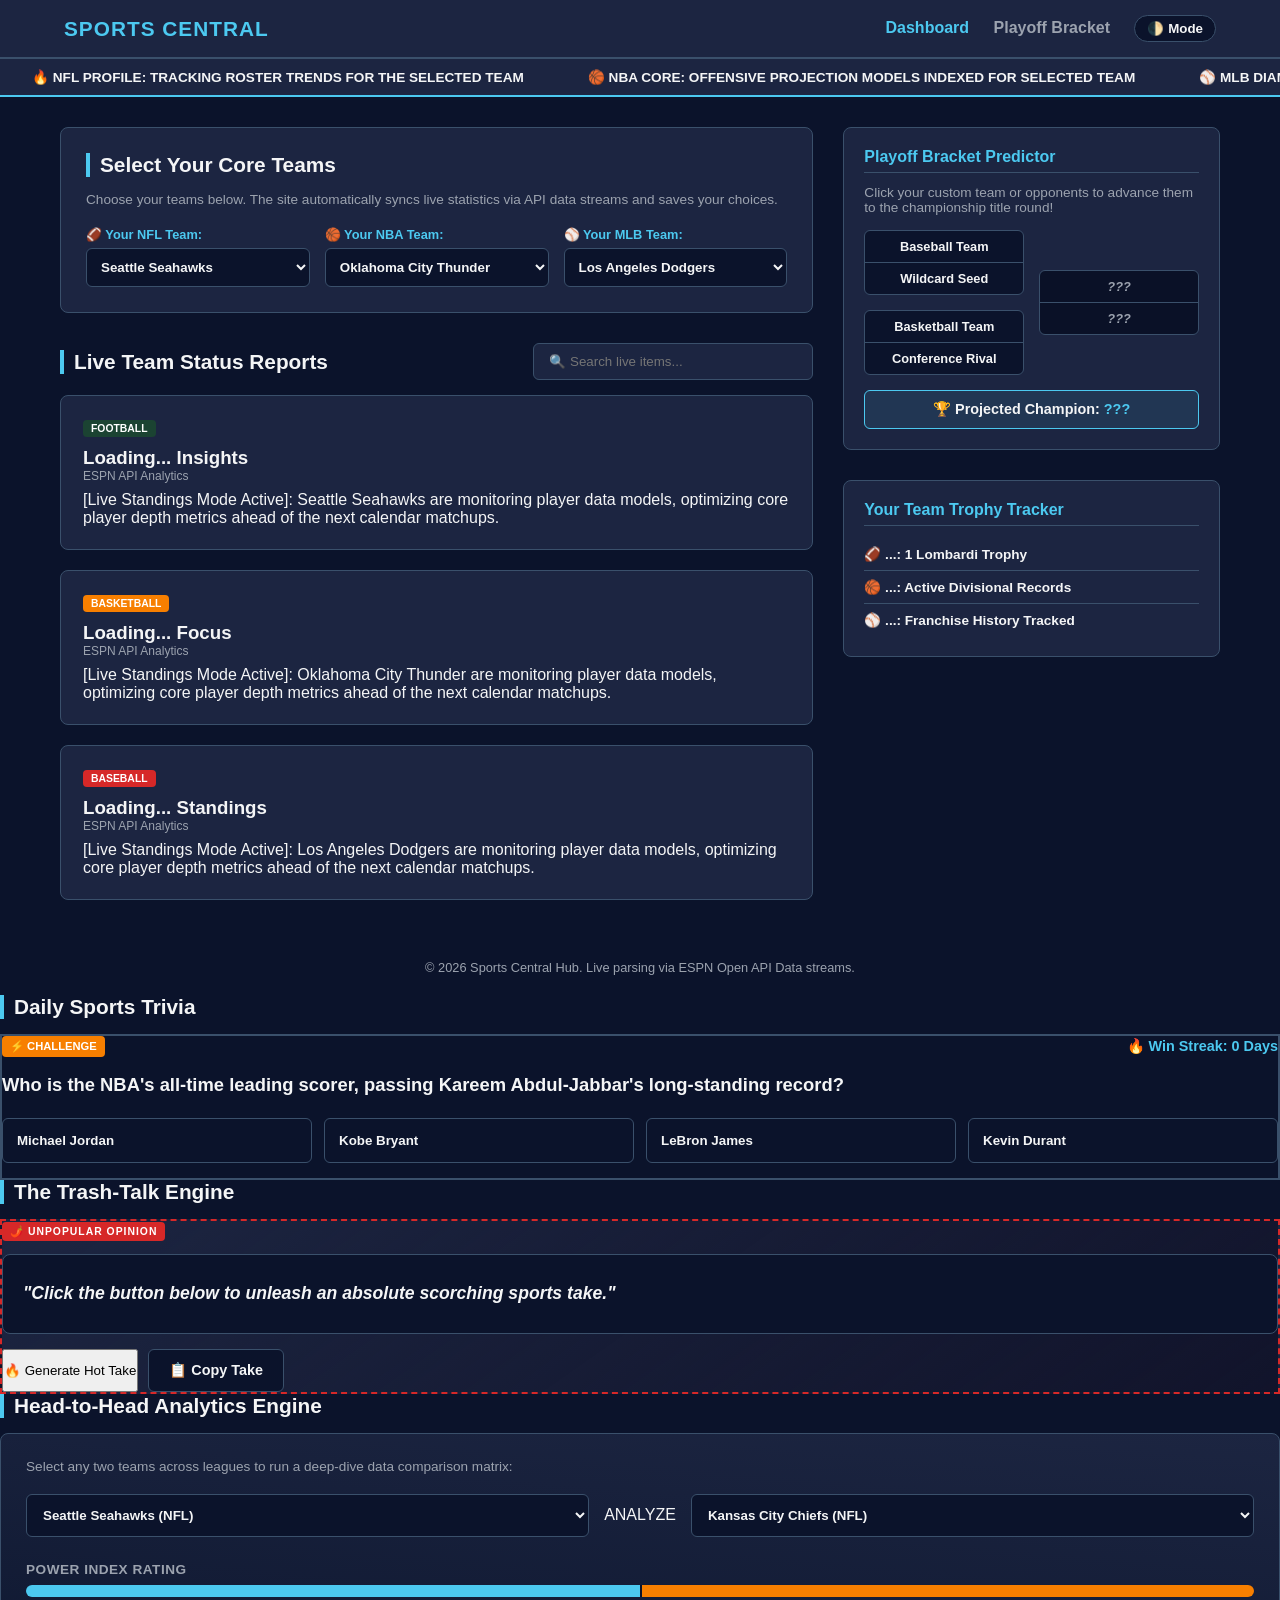
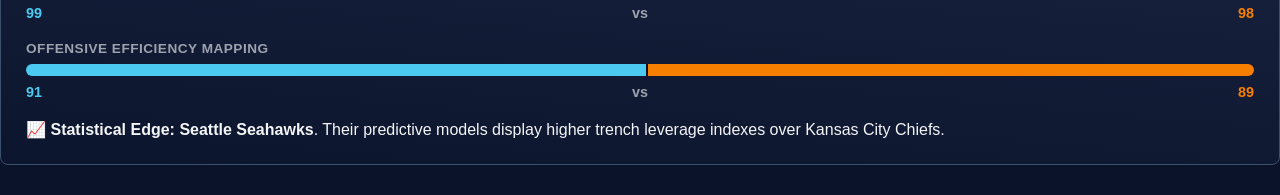
<file: index.html>
<!DOCTYPE html>
<html lang="en" data-theme="dark">
<head>
    <meta charset="UTF-8">
    <meta name="viewport" content="width=device-width, initial-scale=1.0">
    <title>Pro Sports Central | Live API Hub</title>
    <link rel="stylesheet" href="style.css">
</head>
<body>

    <header>
        <div class="logo">SPORTS CENTRAL</div>
        <nav>
            <a href="#" class="active">Dashboard</a>
            <a href="#bracket-section">Playoff Bracket</a>
            <button id="theme-toggle" class="icon-btn" onclick="toggleTheme()">🌓 Mode</button>
        </nav>
    </header>

    <div class="ticker-wrap">
        <div class="ticker" id="live-api-ticker">
            <div class="ticker__item">🔄 Connecting to live sports database servers...</div>
        </div>
    </div>

    <div class="container">
        
        <main class="main-content">
            
            <section class="section-block preference-card">
                <h2 class="section-title">Select Your Core Teams</h2>
                <p class="section-desc">Choose your teams below. The site automatically syncs live statistics via API data streams and saves your choices.</p>
                <meta name="description" content="Your ultimate personalized live sports hub featuring real-time tracking, custom team statistics, and playoff bracket challenges.">     
                <div class="selector-group">
                    <div class="selector-box">
                        <label for="football-select">🏈 Your NFL Team:</label>
                        <select id="football-select" onchange="updateCustomTeams()">
                            <option value="buf">Buffalo Bills</option><option value="mia">Miami Dolphins</option>
                            <option value="ne">New England Patriots</option><option value="nyj">New York Jets</option>
                            <option value="bal">Baltimore Ravens</option><option value="cin">Cincinnati Bengals</option>
                            <option value="cle">Cleveland Browns</option><option value="pit">Pittsburgh Steelers</option>
                            <option value="hou">Houston Texans</option><option value="ind">Indianapolis Colts</option>
                            <option value="jax">Jacksonville Jaguars</option><option value="ten">Tennessee Titans</option>
                            <option value="den">Denver Broncos</option><option value="kc">Kansas City Chiefs</option>
                            <option value="lv">Las Vegas Raiders</option><option value="lac">Los Angeles Chargers</option>
                            <option value="dal">Dallas Cowboys</option><option value="nyg">New York Giants</option>
                            <option value="phi">Philadelphia Eagles</option><option value="wsh">Washington Commanders</option>
                            <option value="chi">Chicago Bears</option><option value="det">Detroit Lions</option>
                            <option value="gb">Green Bay Packers</option><option value="min">Minnesota Vikings</option>
                            <option value="atl">Atlanta Falcons</option><option value="car">Carolina Panthers</option>
                            <option value="no">New Orleans Saints</option><option value="tb">Tampa Bay Buccaneers</option>
                            <option value="ari">Arizona Cardinals</option><option value="lar">Los Angeles Rams</option>
                            <option value="sf">San Francisco 49ers</option><option value="sea" selected>Seattle Seahawks</option>
                        </select>
                    </div>

                    <div class="selector-box">
                        <label for="basketball-select">🏀 Your NBA Team:</label>
                        <select id="basketball-select" onchange="updateCustomTeams()">
                            <option value="bos">Boston Celtics</option><option value="bkn">Brooklyn Nets</option>
                            <option value="ny">New York Knicks</option><option value="phi">Philadelphia 76ers</option>
                            <option value="tor">Toronto Raptors</option><option value="chi">Chicago Bulls</option>
                            <option value="cle">Cleveland Cavaliers</option><option value="det">Detroit Pistons</option>
                            <option value="ind">Indiana Pacers</option><option value="mil">Milwaukee Bucks</option>
                            <option value="atl">Atlanta Hawks</option><option value="cha">Charlotte Hornets</option>
                            <option value="mia">Miami Heat</option><option value="orl">Orlando Magic</option>
                            <option value="was">Washington Wizards</option><option value="den">Denver Nuggets</option>
                            <option value="min">Minnesota Timberwolves</option><option value="okc" selected>Oklahoma City Thunder</option>
                            <option value="por">Portland Trail Blazers</option><option value="utah">Utah Jazz</option>
                            <option value="gs">Golden State Warriors</option><option value="lac">Los Angeles Clippers</option>
                            <option value="lal">Los Angeles Lakers</option><option value="phx">Phoenix Suns</option>
                            <option value="sac">Sacramento Kings</option><option value="dal">Dallas Mavericks</option>
                            <option value="hou">Houston Rockets</option><option value="mem">Memphis Grizzlies</option>
                            <option value="no">New Orleans Pelicans</option><option value="sa">San Antonio Spurs</option>
                        </select>
                    </div>

                    <div class="selector-box">
                        <label for="baseball-select">⚾ Your MLB Team:</label>
                        <select id="baseball-select" onchange="updateCustomTeams()">
                            <option value="bal">Baltimore Orioles</option><option value="bos">Boston Red Sox</option>
                            <option value="nyy">New York Yankees</option><option value="tb">Tampa Bay Rays</option>
                            <option value="tor">Toronto Blue Jays</option><option value="chw">Chicago White Sox</option>
                            <option value="cle">Cleveland Guardians</option><option value="det">Detroit Tigers</option>
                            <option value="kc">Kansas City Royals</option><option value="min">Minnesota Twins</option>
                            <option value="hou">Houston Astros</option><option value="laa">Los Angeles Angels</option>
                            <option value="oak">Oakland Athletics</option><option value="sea">Seattle Mariners</option>
                            <option value="tex">Texas Rangers</option><option value="atl">Atlanta Braves</option>
                            <option value="mia">Miami Marlins</option><option value="nym">New York Mets</option>
                            <option value="phi">Philadelphia Phillies</option><option value="wsh">Washington Nationals</option>
                            <option value="chc">Chicago Cubs</option><option value="cin">Cincinnati Reds</option>
                            <option value="mil">Milwaukee Brewers</option><option value="pit">Pittsburgh Pirates</option>
                            <option value="stl">St Louis Cardinals</option><option value="ari">Arizona Diamondbacks</option>
                            <option value="col">Colorado Rockies</option><option value="lad" selected>Los Angeles Dodgers</option>
                            <option value="sd">San Diego Padres</option><option value="sf">San Francisco Giants</option>
                        </select>
                    </div>
                </div>
            </section>

            <section class="section-block">
                <div class="search-header-container">
                    <h2 class="section-title">Live Team Status Reports</h2>
                    <input type="text" id="news-search" placeholder="🔍 Search live items..." onkeyup="filterNewsSearch()">
                </div>
                
                <div class="headlines-grid" id="news-grid-container">
                    <div class="sport-card news-item" data-sport="football">
                        <div class="sport-badge fb-badge">FOOTBALL</div>
                        <h3><span class="lbl-fb-name">Loading...</span> Insights</h3>
                        <p class="meta">ESPN API Analytics</p>
                        <p id="fb-api-desc">Fetching latest roster strategy and team metric data...</p>
                    </div>

                    <div class="sport-card news-item" data-sport="basketball">
                        <div class="sport-badge bb-badge">BASKETBALL</div>
                        <h3><span class="lbl-bb-name">Loading...</span> Focus</h3>
                        <p class="meta">ESPN API Analytics</p>
                        <p id="bb-api-desc">Fetching perimeter efficiency metrics and game index updates...</p>
                    </div>

                    <div class="sport-card news-item" data-sport="baseball">
                        <div class="sport-badge bs-badge">BASEBALL</div>
                        <h3><span class="lbl-bs-name">Loading...</span> Standings</h3>
                        <p class="meta">ESPN API Analytics</p>
                        <p id="bs-api-desc">Calculating pitch counts and division table layouts...</p>
                    </div>
                </div>
            </section>

        </main>

        <aside class="sidebar">
            
            <div class="widget" id="bracket-section">
                <h3>Playoff Bracket Predictor</h3>
                <p class="section-desc" style="margin-bottom:15px;">Click your custom team or opponents to advance them to the championship title round!</p>
                <div class="bracket-wrapper">
                    <div class="bracket-round">
                        <div class="bracket-matchup">
                            <div class="bracket-team lbl-bs-name" id="semi1-t1" onclick="advanceTeam('semi1-t1', 'finals-t1')">Baseball Team</div>
                            <div class="bracket-team" id="semi1-t2" onclick="advanceTeam('semi1-t2', 'finals-t1')">Wildcard Seed</div>
                        </div>
                        <div class="bracket-matchup">
                            <div class="bracket-team lbl-bb-name" id="semi2-t1" onclick="advanceTeam('semi2-t1', 'finals-t2')">Basketball Team</div>
                            <div class="bracket-team" id="semi2-t2" onclick="advanceTeam('semi2-t2', 'finals-t2')">Conference Rival</div>
                        </div>
                    </div>
                    <div class="bracket-round finals-round">
                        <div class="bracket-matchup championship-box">
                            <div class="bracket-team placeholder-team" id="finals-t1" onclick="advanceTeam('finals-t1', 'champion-display')">???</div>
                            <div class="bracket-team placeholder-team" id="finals-t2" onclick="advanceTeam('finals-t2', 'champion-display')">???</div>
                        </div>
                    </div>
                </div>
                <div class="bracket-winner-banner">
                    🏆 Projected Champion: <span id="champion-display">???</span>
                </div>
            </div>

            <div class="widget">
                <h3>Your Team Trophy Tracker</h3>
                <ul class="calendar-timeline">
                    <li>🏈 <span class="lbl-fb-name">...</span>: 1 Lombardi Trophy</li>
                    <li>🏀 <span class="lbl-bb-name">...</span>: Active Divisional Records</li>
                    <li>⚾ <span class="lbl-bs-name">...</span>: Franchise History Tracked</li>
                </ul>
            </div>
        </aside>

    </div>

    <footer>
        <p>&copy; 2026 Sports Central Hub. Live parsing via ESPN Open API Data streams.</p>
    </footer>

    <script src="script.js"></script>
</body>
</html>
<meta name="description" content="Your ultimate personalized live sports hub featuring real-time tracking, custom team statistics, and playoff bracket challenges.">
<meta property="og:title" content="Sports Central | Live Interactive Hub">
<meta property="og:description" content="Sync your favorite NFL, NBA, and MLB teams with live API data streams.">
<meta property="og:type" content="website">
<section id="trivia-game" class="section-block">
    <h2 class="section-title">Daily Sports Trivia</h2>
    <div class="game-card-box trivia-container">
        <div class="trivia-header">
            <span class="trivia-badge">⚡ CHALLENGE</span>
            <div class="streak-counter">🔥 Win Streak: <span id="trivia-streak">0</span> Days</div>
        </div>
        
        <h3 id="trivia-question" class="trivia-q-text">Loading today's sports brain-buster...</h3>
        
        <div class="trivia-options-grid">
            <button class="trivia-btn" id="opt-0" onclick="submitTriviaAnswer(0)"></button>
            <button class="trivia-btn" id="opt-1" onclick="submitTriviaAnswer(1)"></button>
            <button class="trivia-btn" id="opt-2" onclick="submitTriviaAnswer(2)"></button>
            <button class="trivia-btn" id="opt-3" onclick="submitTriviaAnswer(3)"></button>
        </div>
        
        <div id="trivia-feedback" class="prediction-output" style="display: none;"></div>
    </div>
</section>
<section id="hottake-generator" class="section-block">
    <h2 class="section-title">The Trash-Talk Engine</h2>
    <div class="game-card-box hottake-container">
        <div class="hottake-header">
            <span class="hottake-badge">🌶️ UNPOPULAR OPINION</span>
        </div>
        
        <div class="hottake-bubble">
            <p id="hottake-text">"Click the button below to unleash an absolute scorching sports take."</p>
        </div>
        
        <div class="hottake-actions">
            <button class="hottake-trigger-btn" onclick="generateHotTake()">🔥 Generate Hot Take</button>
            <button class="icon-btn copy-btn" onclick="copyHotTake()">📋 Copy Take</button>
        </div>
        
        <div id="copy-toast" class="copy-alert" style="display: none;">Copied to clipboard! Go destroy the group chat.</div>
    </div>
</section>
<section id="analytics-compare" class="section-block">
    <h2 class="section-title">Head-to-Head Analytics Engine</h2>
    <div class="preference-card comparison-container">
        <p class="section-desc" style="margin-bottom: 20px;">Select any two teams across leagues to run a deep-dive data comparison matrix:</p>
        
        <div class="compare-selectors">
            <select id="compare-team-1" onchange="runTeamComparison()">
                <option value="sea" selected>Seattle Seahawks (NFL)</option>
                <option value="kc">Kansas City Chiefs (NFL)</option>
                <option value="okc">Oklahoma City Thunder (NBA)</option>
                <option value="bos">Boston Celtics (NBA)</option>
                <option value="lad">Los Angeles Dodgers (MLB)</option>
                <option value="nyy">New York Yankees (MLB)</option>
            </select>
            <span class="vs-text">ANALYZE</span>
            <select id="compare-team-2" onchange="runTeamComparison()">
                <option value="sea">Seattle Seahawks (NFL)</option>
                <option value="kc" selected>Kansas City Chiefs (NFL)</option>
                <option value="okc">Oklahoma City Thunder (NBA)</option>
                <option value="bos">Boston Celtics (NBA)</option>
                <option value="lad">Los Angeles Dodgers (MLB)</option>
                <option value="nyy">New York Yankees (MLB)</option>
            </select>
        </div>

        <div class="matrix-display">
            <div class="matrix-row">
                <div class="matrix-label">Power Index Rating</div>
                <div class="progress-track">
                    <div id="bar-power-1" class="progress-fill fill-team1" style="width: 50%"></div>
                    <div id="bar-power-2" class="progress-fill fill-team2" style="width: 50%"></div>
                </div>
                <div class="matrix-scores">
                    <span id="score-power-1" class="t1-txt">50</span> vs <span id="score-power-2" class="t2-txt">50</span>
                </div>
            </div>

            <div class="matrix-row">
                <div class="matrix-label">Offensive Efficiency Mapping</div>
                <div class="progress-track">
                    <div id="bar-offense-1" class="progress-fill fill-team1" style="width: 50%"></div>
                    <div id="bar-offense-2" class="progress-fill fill-team2" style="width: 50%"></div>
                </div>
                <div class="matrix-scores">
                    <span id="score-offense-1" class="t1-txt">50</span> vs <span id="score-offense-2" class="t2-txt">50</span>
                </div>
            </div>
        </div>

        <div id="analytics-verdict" class="prediction-output">Awaiting data computation matrix...</div>
    </div>
</section>
</file>
<file: style.css>
:root {
    --bg-color: #0b132b;
    --card-bg: #1c2541;
    --border-color: #3a506b;
    --text-color: #f4f5f6;
    --text-muted: #9ca3af;
    --accent-color: #4cc9f0;
}

[data-theme="light"] {
    --bg-color: #f0f2f5;
    --card-bg: #ffffff;
    --border-color: #d1d5db;
    --text-color: #1f2937;
    --text-muted: #6b7280;
    --accent-color: #005a9c;
}

* { margin: 0; padding: 0; box-sizing: border-box; font-family: -apple-system, BlinkMacSystemFont, sans-serif; }
body { background-color: var(--bg-color); color: var(--text-color); transition: background-color 0.2s; padding-bottom: 30px; }

header { background-color: var(--card-bg); display: flex; justify-content: space-between; align-items: center; padding: 15px 5%; border-bottom: 2px solid var(--border-color); position: sticky; top: 0; z-index: 100; }
.logo { font-size: 1.3rem; font-weight: 800; color: var(--accent-color); letter-spacing: 1px; }
nav a { color: var(--text-muted); text-decoration: none; margin-right: 20px; font-weight: 600; }
nav a:hover, nav a.active { color: var(--accent-color); }
.icon-btn { background: var(--bg-color); color: var(--text-color); border: 1px solid var(--border-color); padding: 5px 12px; border-radius: 20px; cursor: pointer; font-weight: 600; }

/* Marquee API Stream Banner Ticker */
.ticker-wrap { background: var(--card-bg); overflow: hidden; padding: 10px 0; border-bottom: 2px solid var(--accent-color); }
.ticker { display: flex; white-space: nowrap; }
.ticker__item { padding: 0 2rem; font-size: 0.85rem; font-weight: 600; text-transform: uppercase; }

/* Structural Grid Panels */
.container { max-width: 1200px; margin: 30px auto; padding: 0 20px; display: grid; grid-template-columns: 2fr 1fr; gap: 30px; }
.main-content, .sidebar { display: flex; flex-direction: column; gap: 30px; }
.section-block { display: flex; flex-direction: column; gap: 15px; }
.section-title { font-size: 1.3rem; border-left: 4px solid var(--accent-color); padding-left: 10px; }
.section-desc { font-size: 0.85rem; color: var(--text-muted); }

/* All dropdown box selection components */
.preference-card { background: var(--card-bg); border: 1px solid var(--border-color); padding: 25px; border-radius: 8px; }
.selector-group { display: flex; gap: 15px; flex-wrap: wrap; margin-top: 5px; }
.selector-box { display: flex; flex-direction: column; gap: 6px; flex: 1; min-width: 200px; }
.selector-box label { font-size: 0.8rem; font-weight: 700; color: var(--accent-color); }
.selector-box select { background: var(--bg-color); color: var(--text-color); border: 1px solid var(--border-color); padding: 10px; border-radius: 6px; font-weight: 600; outline: none; cursor: pointer; }

/* Live Input Search Layout filters */
.search-header-container { display: flex; justify-content: space-between; align-items: center; gap: 15px; flex-wrap: wrap; }
#news-search { background: var(--card-bg); color: var(--text-color); border: 1px solid var(--border-color); padding: 10px 15px; border-radius: 6px; width: 280px; outline: none; }
#news-search:focus { border-color: var(--accent-color); }

/* News Layout Output Cards grid system */
.headlines-grid { display: grid; grid-template-columns: 1fr; gap: 20px; }
.sport-card { background: var(--card-bg); border: 1px solid var(--border-color); padding: 22px; border-radius: 8px; }
.sport-badge { display: inline-block; font-size: 0.65rem; font-weight: 800; padding: 3px 8px; border-radius: 4px; margin-bottom: 10px; color: #fff; }
.fb-badge { background-color: #1b4332; }
.bb-badge { background-color: #f77f00; }
.bs-badge { background-color: #d62828; }
.meta { font-size: 0.75rem; color: var(--text-muted); margin-bottom: 8px; }

/* Bracket challenge structural layouts */
.bracket-wrapper { display: flex; gap: 15px; margin-top: 10px; }
.bracket-round { display: flex; flex-direction: column; justify-content: space-around; gap: 15px; flex: 1; }
.bracket-matchup { background: var(--bg-color); border: 1px solid var(--border-color); border-radius: 6px; overflow: hidden; display: flex; flex-direction: column; }
.bracket-team { padding: 8px; font-size: 0.8rem; font-weight: 700; cursor: pointer; text-align: center; border-bottom: 1px solid var(--border-color); transition: background 0.2s; }
.bracket-team:last-child { border-bottom: none; }
.bracket-team:hover { background: var(--accent-color); color: #0b132b; }
.placeholder-team { color: var(--text-muted); background: rgba(0,0,0,0.1); font-style: italic; }
.bracket-winner-banner { margin-top: 15px; background: rgba(76, 201, 240, 0.1); border: 1px solid var(--accent-color); text-align: center; padding: 10px; border-radius: 6px; font-weight: 700; font-size: 0.9rem; }
#champion-display { color: var(--accent-color); }

/* Sidebar components layout configuration */
.widget { background: var(--card-bg); padding: 20px; border-radius: 8px; border: 1px solid var(--border-color); }
.widget h3 { font-size: 1rem; margin-bottom: 12px; color: var(--accent-color); border-bottom: 1px solid var(--border-color); padding-bottom: 6px; }
.calendar-timeline { list-style: none; }
.calendar-timeline li { padding: 8px 0; border-bottom: 1px solid var(--border-color); font-size: 0.85rem; font-weight: 600; }
.calendar-timeline li:last-child { border-bottom: none; }

footer { text-align: center; padding: 20px; margin-top: 40px; font-size: 0.8rem; color: var(--text-muted); }

@media (max-width: 768px) { .container { grid-template-columns: 1fr; } .bracket-wrapper { flex-direction: column; } }
/* Skeleton Loader Animation Effects */
.skeleton-pulse {
    background: linear-gradient(90deg, var(--card-bg) 25%, var(--border-color) 50%, var(--card-bg) 75%);
    background-size: 200% 100%;
    animation: loading-pulse 1.5s infinite linear;
    color: transparent !important;
    border-radius: 4px;
}

@keyframes loading-pulse {
    0% { background-position: 200% 0; }
    100% { background-position: -200% 0; }
}

/* Global focus states for better accessibility */
select:focus, input:focus {
    outline: 2px solid var(--accent-color);
}
/* Daily Trivia Layout Upgrades */
.trivia-container {
    border: 2px solid var(--border-color);
    position: relative;
}
.trivia-header {
    display: flex;
    justify-content: space-between;
    align-items: center;
    margin-bottom: 15px;
}
.trivia-badge {
    background: #f77f00;
    color: #fff;
    font-size: 0.7rem;
    font-weight: 800;
    padding: 4px 8px;
    border-radius: 4px;
}
.streak-counter {
    font-size: 0.9rem;
    font-weight: 700;
    color: var(--accent-color);
}
.trivia-q-text {
    margin-bottom: 20px;
    font-size: 1.15rem;
    line-height: 1.4;
}
.trivia-options-grid {
    display: grid;
    grid-template-columns: repeat(auto-fit, minmax(200px, 1fr));
    gap: 12px;
    margin-bottom: 15px;
}
.trivia-btn {
    background: var(--bg-color);
    color: var(--text-color);
    border: 1px solid var(--border-color);
    padding: 14px;
    border-radius: 6px;
    font-weight: 600;
    cursor: pointer;
    text-align: left;
    transition: all 0.2s ease;
}
.trivia-btn:hover {
    border-color: var(--accent-color);
    background: rgba(76, 201, 240, 0.05);
    transform: translateY(-1px);
}
/* Answer Feedback Interactivity States */
.trivia-correct {
    background: #1b4332 !important;
    border-color: #40916c !important;
    color: #fff !important;
}
.trivia-wrong {
    background: #5c1313 !important;
    border-color: #d62828 !important;
    color: #fff !important;
}
/* Hot Take Generator Layout Styles */
.hottake-container {
    border: 2px dashed #d62828;
    background: linear-gradient(145deg, var(--card-bg), rgba(214, 40, 40, 0.03));
}
.hottake-badge {
    background: #d62828;
    color: #fff;
    font-size: 0.65rem;
    font-weight: 800;
    padding: 4px 8px;
    border-radius: 4px;
    letter-spacing: 1px;
}
.hottake-bubble {
    background: var(--bg-color);
    border: 1px solid var(--border-color);
    padding: 20px;
    border-radius: 8px;
    margin: 15px 0;
    position: relative;
    min-height: 80px;
    display: flex;
    align-items: center;
}
#hottake-text {
    font-size: 1.1rem;
    font-weight: 700;
    font-style: italic;
    line-height: 1.4;
    color: var(--text-color);
}
.hottake-actions {
    display: flex;
    gap: 10px;
}
.copy-btn {
    padding: 12px 20px;
    border-radius: 6px;
    font-size: 0.9rem;
    white-space: nowrap;
}
.copy-alert {
    margin-top: 10px;
    font-size: 0.8rem;
    color: #40916c;
    font-weight: 700;
    text-align: center;
}
/* Comparison Engine Dashboard Layouts */
.comparison-container {
    background: linear-gradient(185deg, var(--card-bg), rgba(76, 201, 240, 0.01));
    border: 1px solid var(--border-color);
}
.compare-selectors {
    display: flex;
    align-items: center;
    gap: 15px;
    margin-bottom: 25px;
}
.compare-selectors select {
    flex: 1;
    background: var(--bg-color);
    color: var(--text-color);
    border: 1px solid var(--border-color);
    padding: 12px;
    border-radius: 6px;
    font-weight: 700;
}
.matrix-display {
    display: flex;
    flex-direction: column;
    gap: 20px;
    margin-bottom: 20px;
}
.matrix-row {
    display: flex;
    flex-direction: column;
    gap: 8px;
}
.matrix-label {
    font-size: 0.85rem;
    font-weight: 800;
    text-transform: uppercase;
    color: var(--text-muted);
    letter-spacing: 0.5px;
}
.progress-track {
    height: 12px;
    background: var(--bg-color);
    border-radius: 6px;
    overflow: hidden;
    display: flex;
}
.progress-fill {
    height: 100%;
    transition: width 0.4s cubic-bezier(0.4, 0, 0.2, 1);
}
.fill-team1 { background: var(--accent-color); border-right: 2px solid var(--bg-color); }
.fill-team2 { background: #f77f00; }
.matrix-scores {
    display: flex;
    justify-content: space-between;
    font-size: 0.9rem;
    font-weight: 700;
    color: var(--text-muted);
}
.t1-txt { color: var(--accent-color); }
.t2-txt { color: #f77f00; }
</file>
